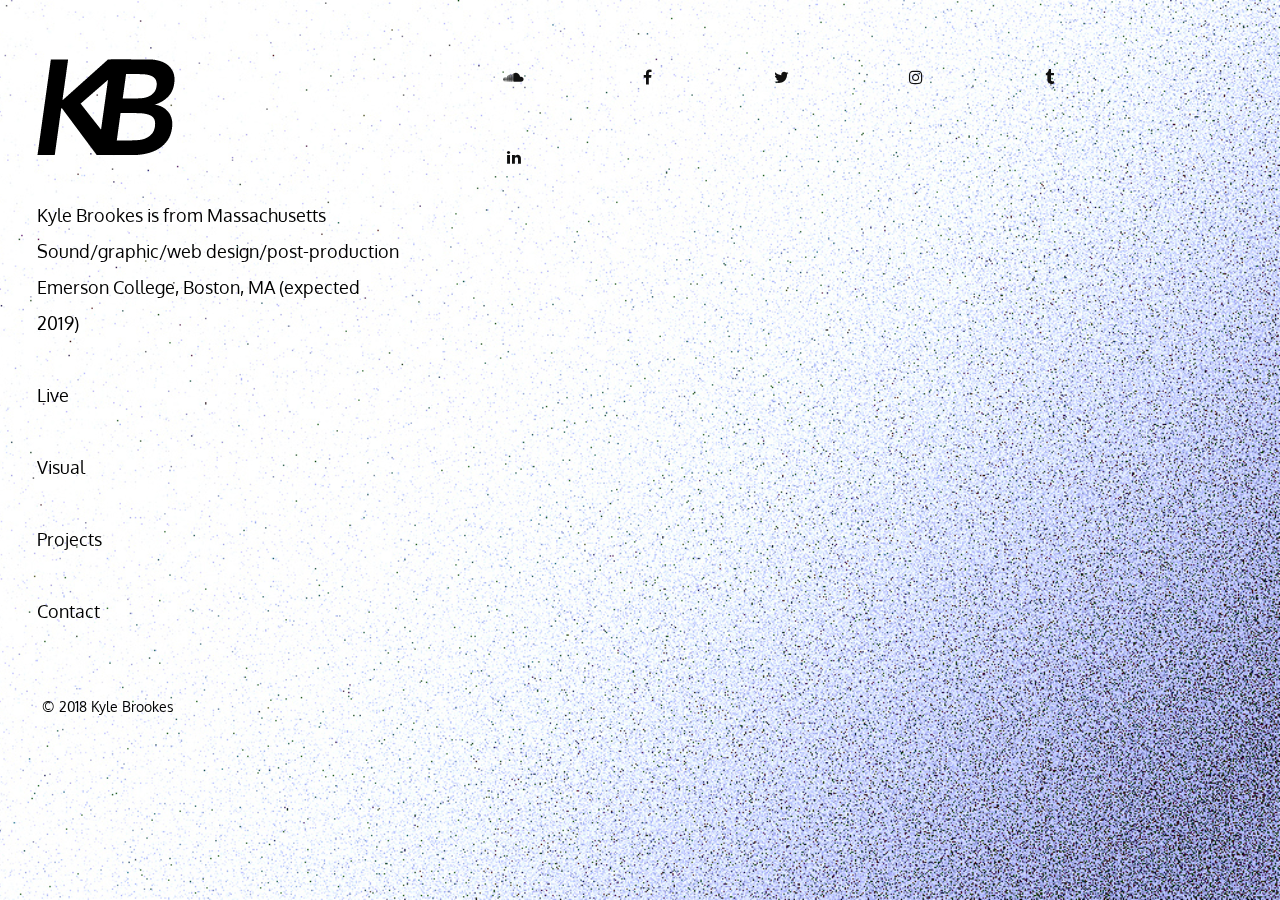
<file: final/index.html>
<!DOCTYPE html>
<html lang="en">
<head>
	<meta charset="utf-8">
	<title>Home</title>
	<meta content="Home" name="description">
	<meta content="Kyle Brookes" name="author">
	<link href="styles.css" rel="stylesheet">
	<link href="https://cdnjs.cloudflare.com/ajax/libs/font-awesome/4.7.0/css/font-awesome.min.css" rel="stylesheet">
	<link href="https://fonts.googleapis.com/css?family=Oxygen:300" rel="stylesheet">
	<link href="img/logo_icon.png" rel="icon">
    <meta name="viewport" content="width=device-width, initial-scale=1">
    <style>
	* { margin: 0; padding: 0; }
	html {
	height: 100%;
	}
	body {
	background-image: url(img/background.jpg);
	background-size: cover;
	background-position: 100%;
	background-blend-mode: lighten;
	height: 100%;
	}                     
	</style>
</head>
<body>
	<div class="error"></div>
	<script src="https://ajax.googleapis.com/ajax/libs/jquery/3.0.0/jquery.min.js">
	</script> 
	<script src="dist/jquery.ripples.js">
	</script> 
	<script>
	            $(document).ready(function() {
	            try {
	                  $('body').ripples({
	               resolution: 1024,
	               dropRadius: 400, //px
                   angular: scrollY,
	               perturbance: 0.03,
                   decorator: false, 
	               });
	               $('main').ripples({
	               resolution: 1024,
	               dropRadius: 400, //px
	               perturbance: 0.03,
	               interactive: true,
	               });
	               }
	               catch (e) {
	               $('.error').show().text(e);
	               }
	               $('.js-ripples-disable').on('click', function() {
	               $('body, main').ripples('destroy');
	               $(this).hide();
	               });
	               });
	</script>
	<ul class="flex-container stretch">
		<li class="flex-item">
			<a href="index.html"><img src="img/logo_trans.png"></a>
			<p>Kyle Brookes is from Massachusetts<br>
			Sound/graphic/web design/post-production<br>
			Emerson College, Boston, MA (expected 2019)</p>
			<p><a href="live.html">Live</a></p>
			<p><a href="visual.html">Visual</a></p>
			<p><a href="projects.html">Projects</a></p>
			<p><a href="mailto:kycbrookes@gmail.com">Contact</a></p>
		</li>
		<li class="flex-item">
			<a class="fa fa-soundcloud" href="https://soundcloud.com/kycbrookes"></a> <a class="fa fa-facebook" href="https://www.facebook.com/kycbrookes"></a> <a class="fa fa-twitter" href="https://twitter.com/kycbrookes"></a> <a class="fa fa-instagram" href="https://www.instagram.com/kycbrookes"></a> <a class="fa fa-tumblr" href="https://kycbrookes.tumblr.com"></a> <a class="fa fa-linkedin" href="https://www.linkedin.com/in/kycbrookes"></a>
		</li>
	</ul>
    <footer>&copy; 2018 Kyle Brookes</footer>
</body>
</html>
</file>
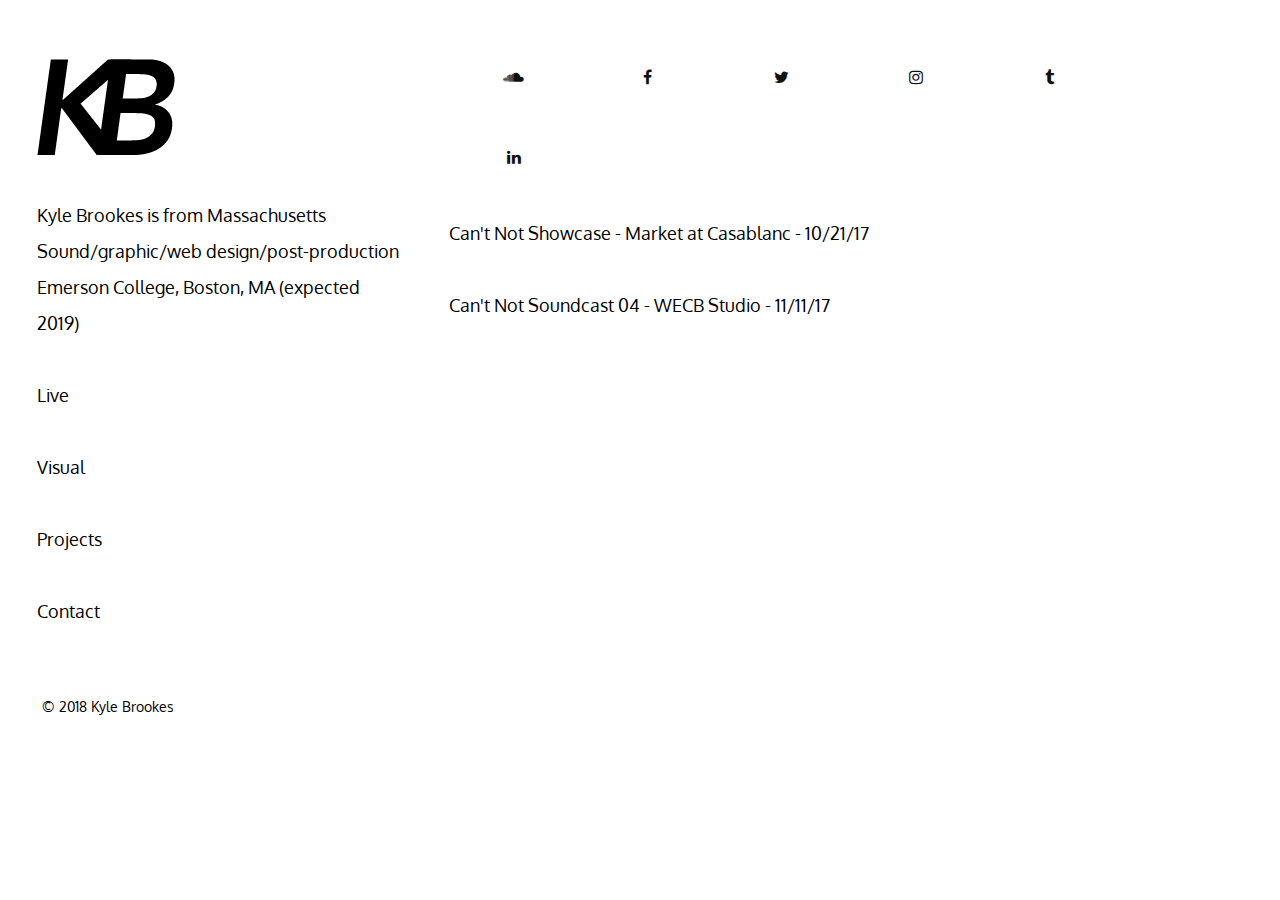
<file: final/live.html>
<!DOCTYPE html>
<html lang="en">
<head>
	<meta charset="utf-8">
	<title>Live</title>
	<meta content="Live" name="description">
	<meta content="Kyle Brookes" name="author">
	<link href="styles.css" rel="stylesheet">
	<link href="https://cdnjs.cloudflare.com/ajax/libs/font-awesome/4.7.0/css/font-awesome.min.css" rel="stylesheet">
	<link href="https://fonts.googleapis.com/css?family=Oxygen:300" rel="stylesheet">
	<link href="img/logo_icon.png" rel="icon">
    <meta name="viewport" content="width=device-width, initial-scale=1">
	<style>
    * { margin: 0; padding: 0; }
	html {
	height: 100%;
	}
	body {
	background-image: none;
	height: 100%;
	}
	</style>
</head>
<body>
	<div id="fb-root"></div>
	<script>
	(function(d, s, id) {
	       var js, fjs = d.getElementsByTagName(s)[0];
	       if (d.getElementById(id)) return;
	       js = d.createElement(s); js.id = id;
	       js.src = 'https://connect.facebook.net/en_US/sdk.js#xfbml=1&version=v2.12';
	       fjs.parentNode.insertBefore(js, fjs);
	       }(document, 'script', 'facebook-jssdk'));
	</script>
	<ul class="flex-container stretch">
		<li class="flex-item">
			<a href="index.html"><img src="img/logo_trans.png"></a>
			<p>Kyle Brookes is from Massachusetts<br>
			Sound/graphic/web design/post-production<br>
			Emerson College, Boston, MA (expected 2019)</p>
			<p><a href="live.html">Live</a></p>
			<p><a href="visual.html">Visual</a></p>
			<p><a href="projects.html">Projects</a></p>
			<p><a href="mailto:kycbrookes@gmail.com">Contact</a></p>
		</li>
		<li class="flex-item">
			<a class="fa fa-soundcloud" href="https://soundcloud.com/kycbrookes"></a> <a class="fa fa-facebook" href="https://www.facebook.com/kycbrookes"></a> <a class="fa fa-twitter" href="https://twitter.com/kycbrookes"></a> <a class="fa fa-instagram" href="https://www.instagram.com/kycbrookes"></a> <a class="fa fa-tumblr" href="https://kycbrookes.tumblr.com"></a> <a class="fa fa-linkedin" href="https://www.linkedin.com/in/kycbrookes"></a>
            <div class="fb-video" data-href="https://www.facebook.com/cantxnot/videos/382057712214547/" data-width="auto" data-show-text="false"></div>
            <p>Can't Not Showcase - Market at Casablanc - 10/21/17</p>
            <div class="fb-video" data-href="https://www.facebook.com/cantxnot/videos/388329858253999/" data-width="auto" data-show-text="false"></div>
            <p>Can't Not Soundcast 04 - WECB Studio - 11/11/17</p>
		</li>
	</ul>
    <footer>&copy; 2018 Kyle Brookes</footer>
</body>
</html>
</file>
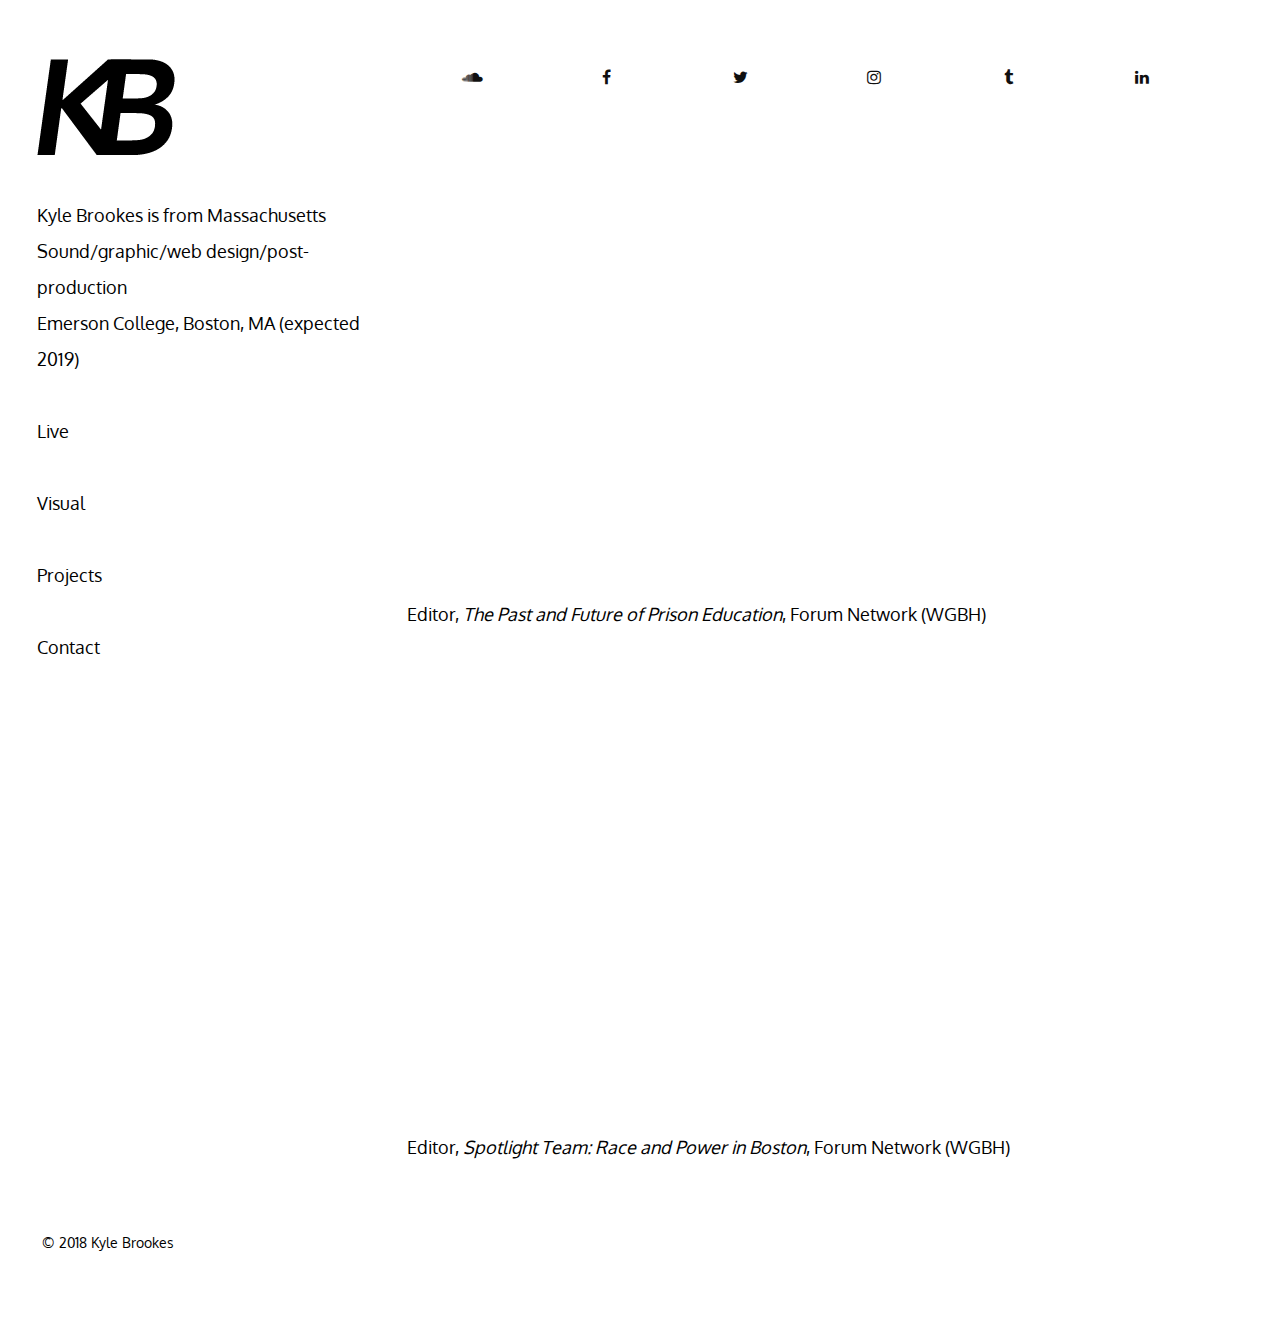
<file: final/projects.html>
<!DOCTYPE html>
<html lang="en">
<head>
	<meta charset="utf-8">
	<title>Projects</title>
	<meta content="Projects" name="description">
	<meta content="Kyle Brookes" name="author">
	<link href="styles.css" rel="stylesheet">
	<link href="https://cdnjs.cloudflare.com/ajax/libs/font-awesome/4.7.0/css/font-awesome.min.css" rel="stylesheet">
	<link href="https://fonts.googleapis.com/css?family=Oxygen:300" rel="stylesheet">
	<link href="img/logo_icon.png" rel="icon">
    <meta name="viewport" content="width=device-width, initial-scale=1">
	<style>
	* { margin: 0; padding: 0; }
	html {
	height: 100%;
	}
	body {
	background-image: none;
	height: 100%;
	}                     
	</style>
</head>
<body>
	<div class="error"></div>
	<script src="https://ajax.googleapis.com/ajax/libs/jquery/3.0.0/jquery.min.js">
	</script> 
	<script src="dist/jquery.ripples.js">
	</script> 
	<ul class="flex-container stretch">
		<li class="flex-item">
			<a href="index.html"><img src="img/logo_trans.png"></a>
			<p>Kyle Brookes is from Massachusetts<br>
			Sound/graphic/web design/post-production<br>
			Emerson College, Boston, MA (expected 2019)</p>
			<p><a href="live.html">Live</a></p>
			<p><a href="visual.html">Visual</a></p>
			<p><a href="projects.html">Projects</a></p>
			<p><a href="mailto:kycbrookes@gmail.com">Contact</a></p>
		</li>
		<li class="flex-item">
			<a class="fa fa-soundcloud" href="https://soundcloud.com/kycbrookes"></a> <a class="fa fa-facebook" href="https://www.facebook.com/kycbrookes"></a> <a class="fa fa-twitter" href="https://twitter.com/kycbrookes"></a> <a class="fa fa-instagram" href="https://www.instagram.com/kycbrookes"></a> <a class="fa fa-tumblr" href="https://kycbrookes.tumblr.com"></a> <a class="fa fa-linkedin" href="https://www.linkedin.com/in/kycbrookes"></a><br>
			<p><iframe width="800" height="414" src="https://www.youtube.com/embed/ddRU_5zZVto" frameborder="0" allow="autoplay; encrypted-media" allowfullscreen></iframe></p>
            <p>Editor, <i>The Past and Future of Prison Education</i>, Forum Network (WGBH)</p>
            <p><iframe width="800" height="414" src="https://www.youtube.com/embed/_zSgn7ULi-Y" frameborder="0" allow="autoplay; encrypted-media" allowfullscreen></iframe></p>
            <p>Editor, <i>Spotlight Team: Race and Power in Boston</i>, Forum Network (WGBH)</p>
		</li>
	</ul>
    <footer>&copy; 2018 Kyle Brookes</footer>
</body>
</html>
</file>
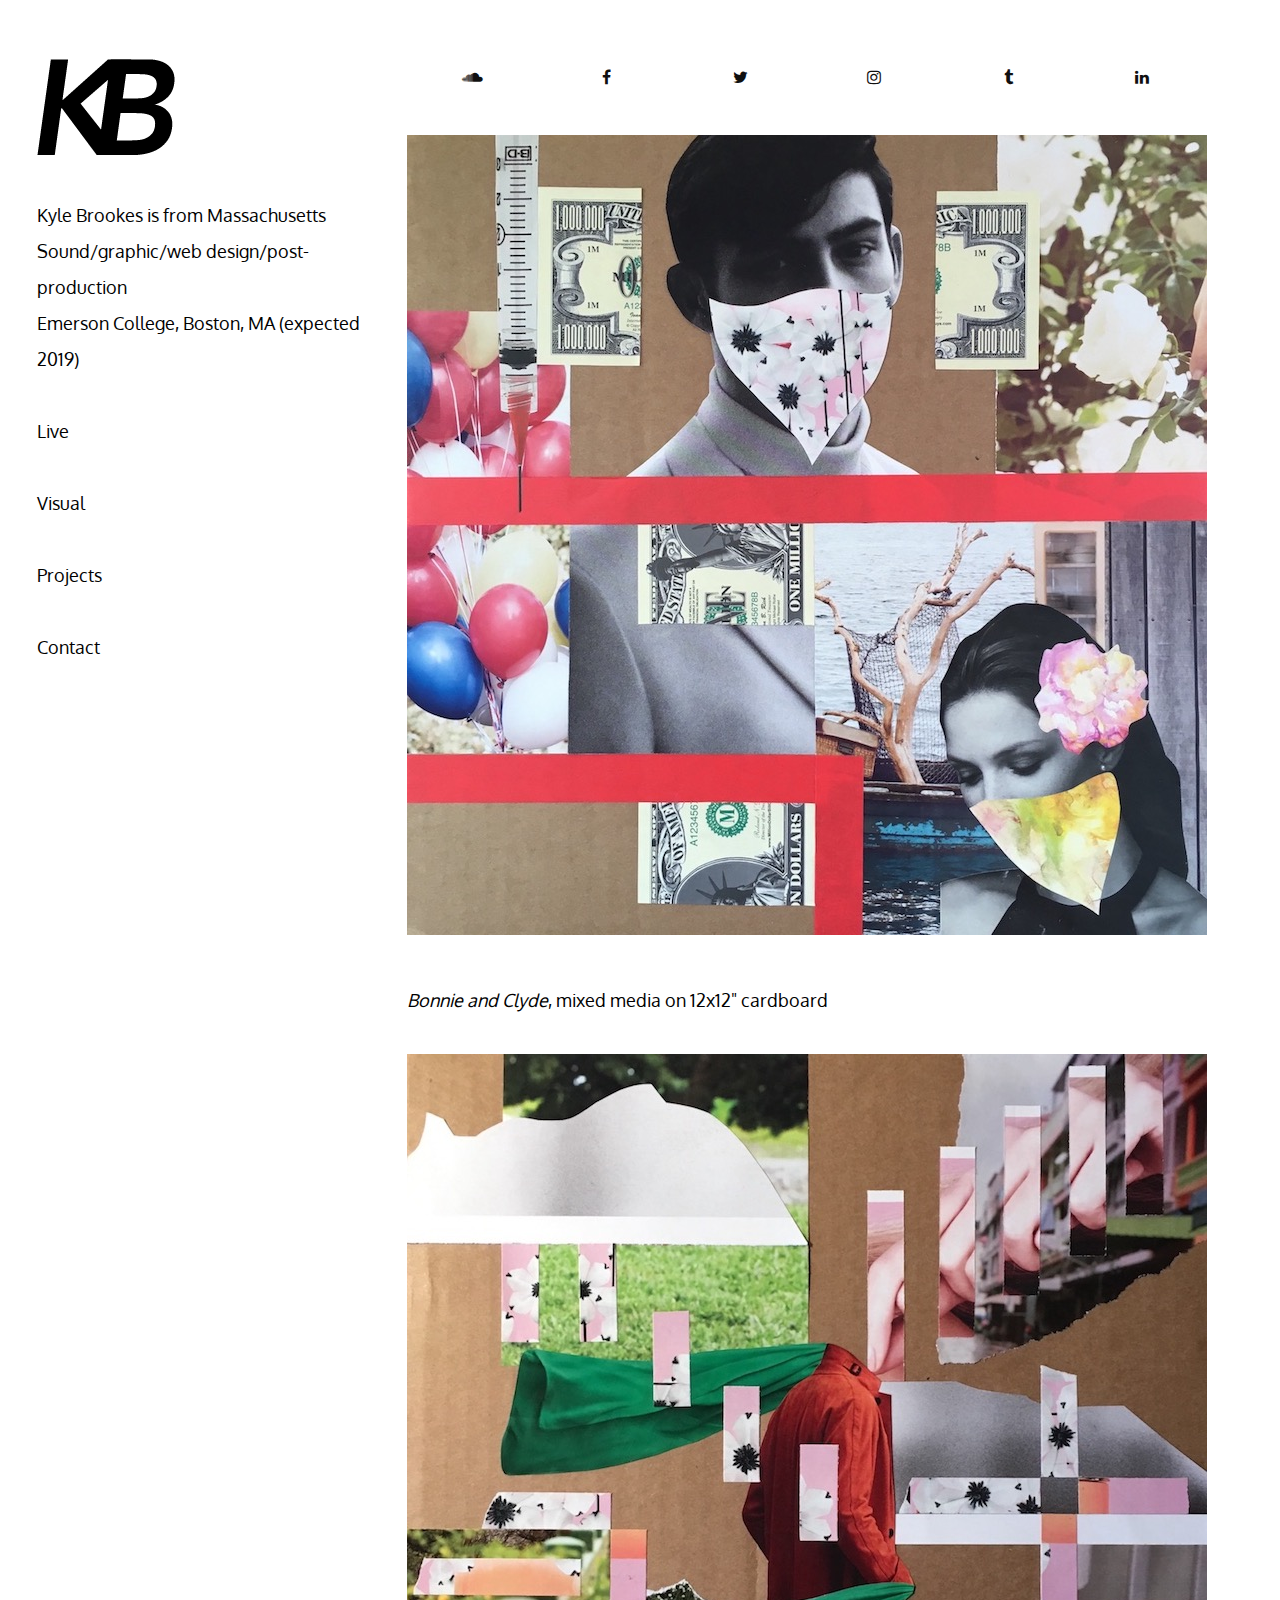
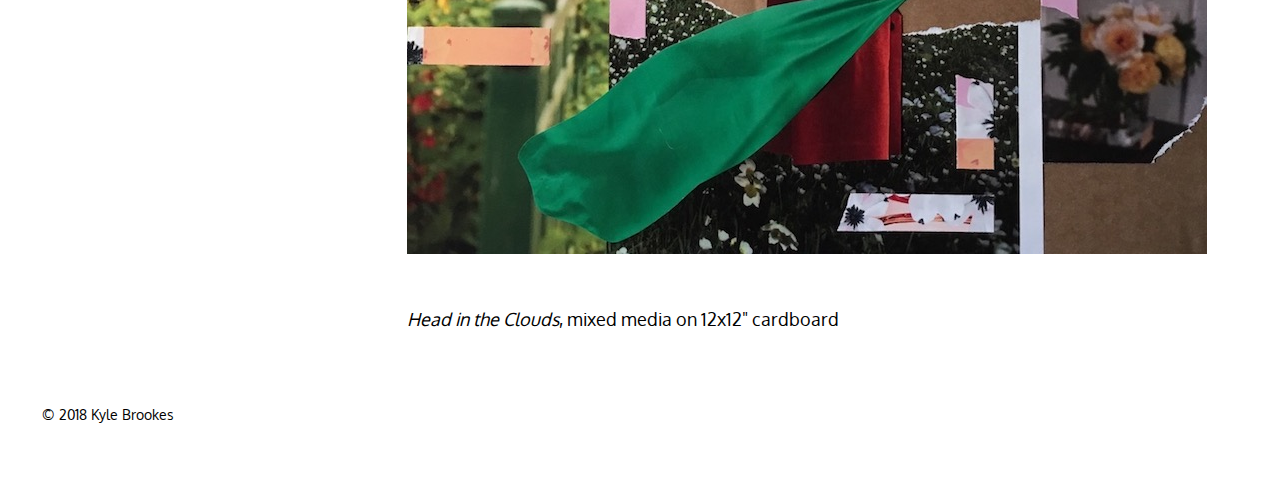
<file: final/visual.html>
<!DOCTYPE html>
<html lang="en">
<head>
	<meta charset="utf-8">
	<title>Visual</title>
	<meta content="Visual" name="description">
	<meta content="Kyle Brookes" name="author">
	<link href="styles.css" rel="stylesheet">
	<link href="https://cdnjs.cloudflare.com/ajax/libs/font-awesome/4.7.0/css/font-awesome.min.css" rel="stylesheet">
	<link href="https://fonts.googleapis.com/css?family=Oxygen:300" rel="stylesheet">
	<link href="img/logo_icon.png" rel="icon">
    <meta name="viewport" content="width=device-width, initial-scale=1">
    <style>
	* { margin: 0; padding: 0; }
	html {
	height: 100%;
	}
	body {
	background-image: none;
	height: 100%;
	}                     
	</style>
</head>
<body>
	<div class="error"></div>
	<script src="https://ajax.googleapis.com/ajax/libs/jquery/3.0.0/jquery.min.js">
	</script> 
	<script src="dist/jquery.ripples.js">
	</script> 
	<ul class="flex-container stretch">
		<li class="flex-item">
			<a href="index.html"><img src="img/logo_trans.png"></a>
			<p>Kyle Brookes is from Massachusetts<br>
			Sound/graphic/web design/post-production<br>
			Emerson College, Boston, MA (expected 2019)</p>
			<p><a href="live.html">Live</a></p>
			<p><a href="visual.html">Visual</a></p>
			<p><a href="projects.html">Projects</a></p>
			<p><a href="mailto:kycbrookes@gmail.com">Contact</a></p>
		</li>
		<li class="flex-item">
			<a class="fa fa-soundcloud" href="https://soundcloud.com/kycbrookes"></a> <a class="fa fa-facebook" href="https://www.facebook.com/kycbrookes"></a> <a class="fa fa-twitter" href="https://twitter.com/kycbrookes"></a> <a class="fa fa-instagram" href="https://www.instagram.com/kycbrookes"></a> <a class="fa fa-tumblr" href="https://kycbrookes.tumblr.com"></a> <a class="fa fa-linkedin" href="https://www.linkedin.com/in/kycbrookes"></a>
			<p><img src="img/bonnieclyde.jpeg"></p>
            <p><i>Bonnie and Clyde</i>, mixed media on 12x12" cardboard</p>
			<p><img src="img/clouds.jpeg"></p>
            <p><i>Head in the Clouds</i>, mixed media on 12x12" cardboard</p>
		</li>
	</ul>
    <footer>&copy; 2018 Kyle Brookes</footer>
</body>
</html>
</file>
<file: final/styles.css>
body {
  min-height:100%;
}
.flex-container {
    padding: 2em;
    margin: 0;
    list-style: none;
    background: none;
    -ms-box-orient: horizontal;
    display: -webkit-box;
    display: -moz-box;
    display: -ms-flexbox;
    display: -moz-flex;
    display: -webkit-flex;
    display: flex;
    float: stretch;
}
.stretch { 
    -webkit-align-items: stretch;
    align-items: stretch;
}  
.stretch li {
    background: none;
}
.flex-item {
    background: none;
    padding-top: 0em;
    padding-bottom: 0em;
    padding-left: 0em;
    padding-right: 0em;
    width: auto;
    margin: 5px;
}
p {
    font-family: 'Oxygen', sans-serif;
    font-size: 18px;
    line-height: 2em;
    text-align: left;
    padding-top: 1em;
    padding-bottom: 1em;
    padding-left: 0em;
    padding-right: 2em;
}
.fa {
    padding: 0em;
	padding-top: 2em;
    padding-bottom: 2em;
	width: 130px;
	text-align: center;
    text-decoration: none;
}
.fa-soundcloud {
	background: none;
	color: #101010;
}
.fa-facebook {
	background: none;
	color: #101010;
}
.fa-twitter {
	background: none;
	color: #101010;
}
.fa-instagram {
	background: none;
	color: #101010;
}
.fa-tumblr {
	background: none;
	color: #101010;
}
.fa-linkedin {
	background: none;
	color: #101010;
}
a {
    text-decoration: none;
    color: black;
}
a:hover {
    background-color: #F0F0F0;
}
footer {
    font-family: 'Oxygen', sans-serif;
    font-size: 14px;
    padding-top: 1em;
    padding-bottom: 5em;
    padding-left: 3em;
    padding-right: 2em;
}
</file>
